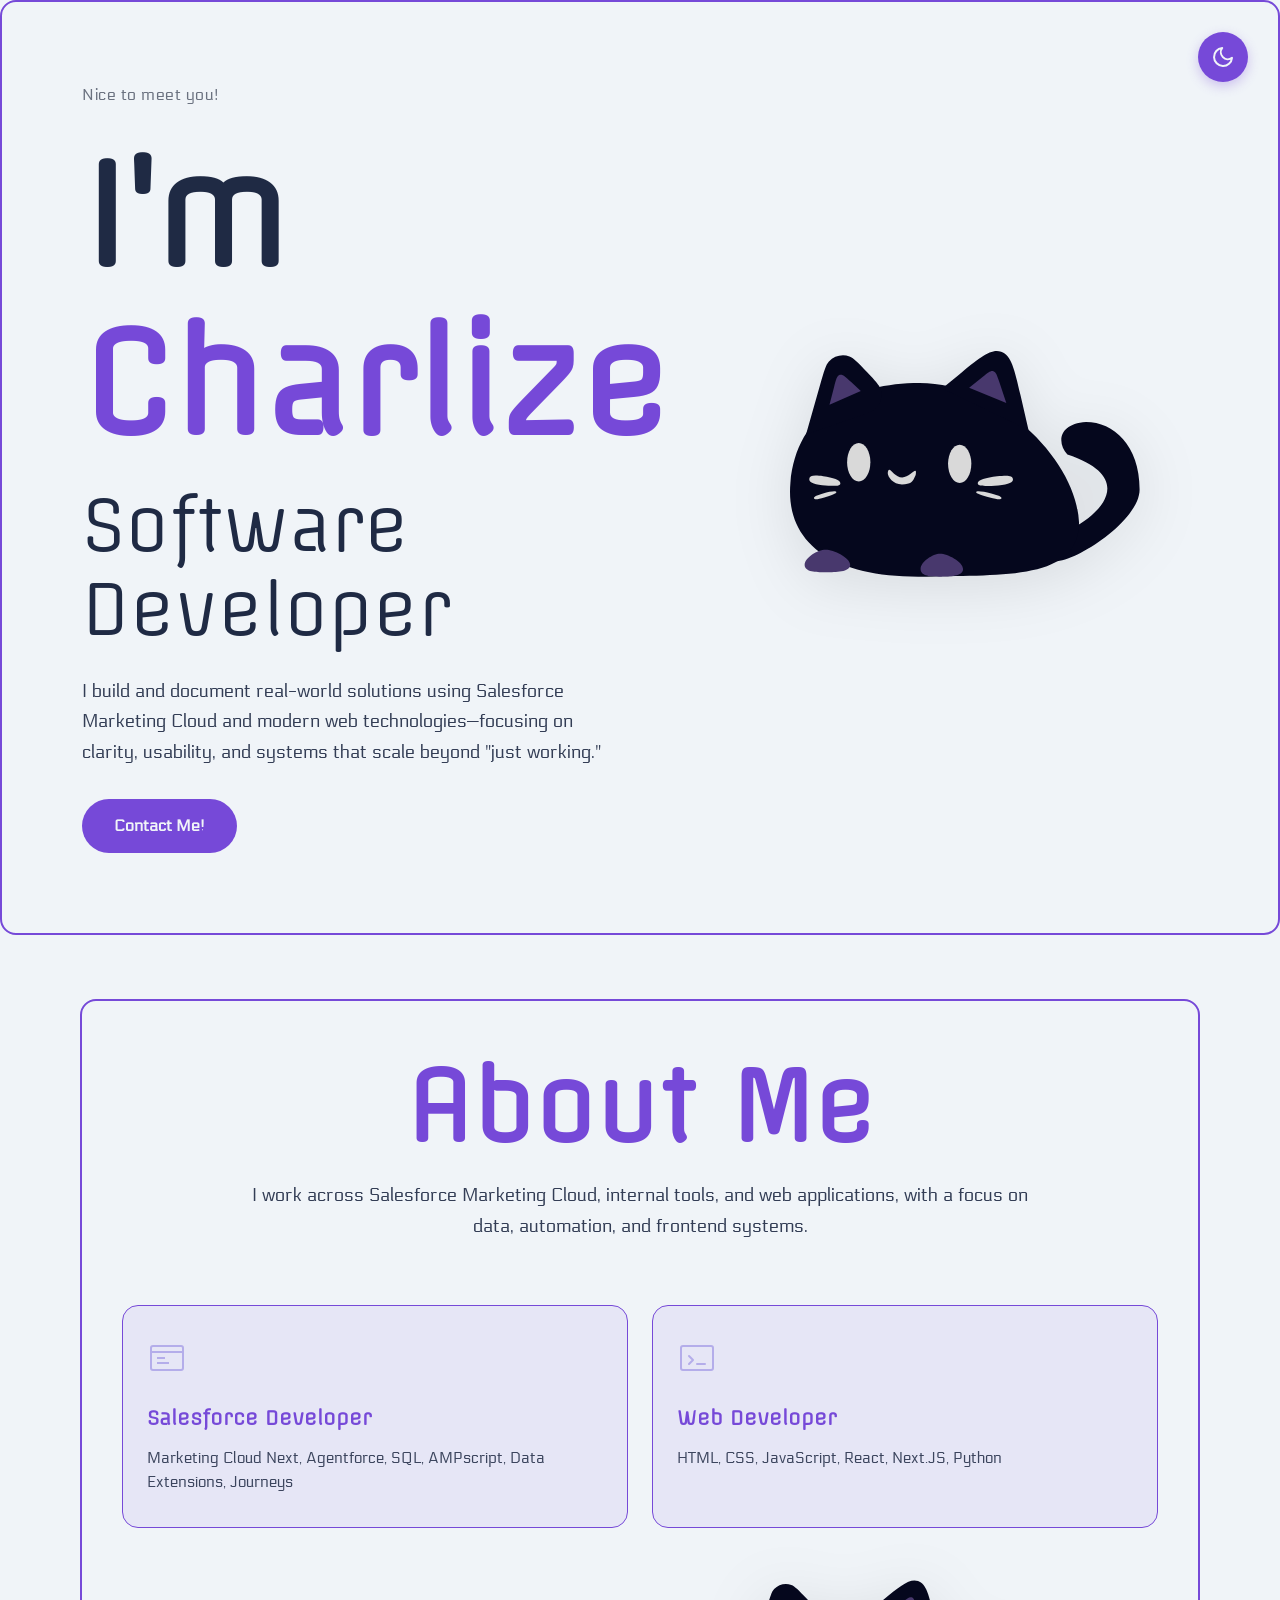
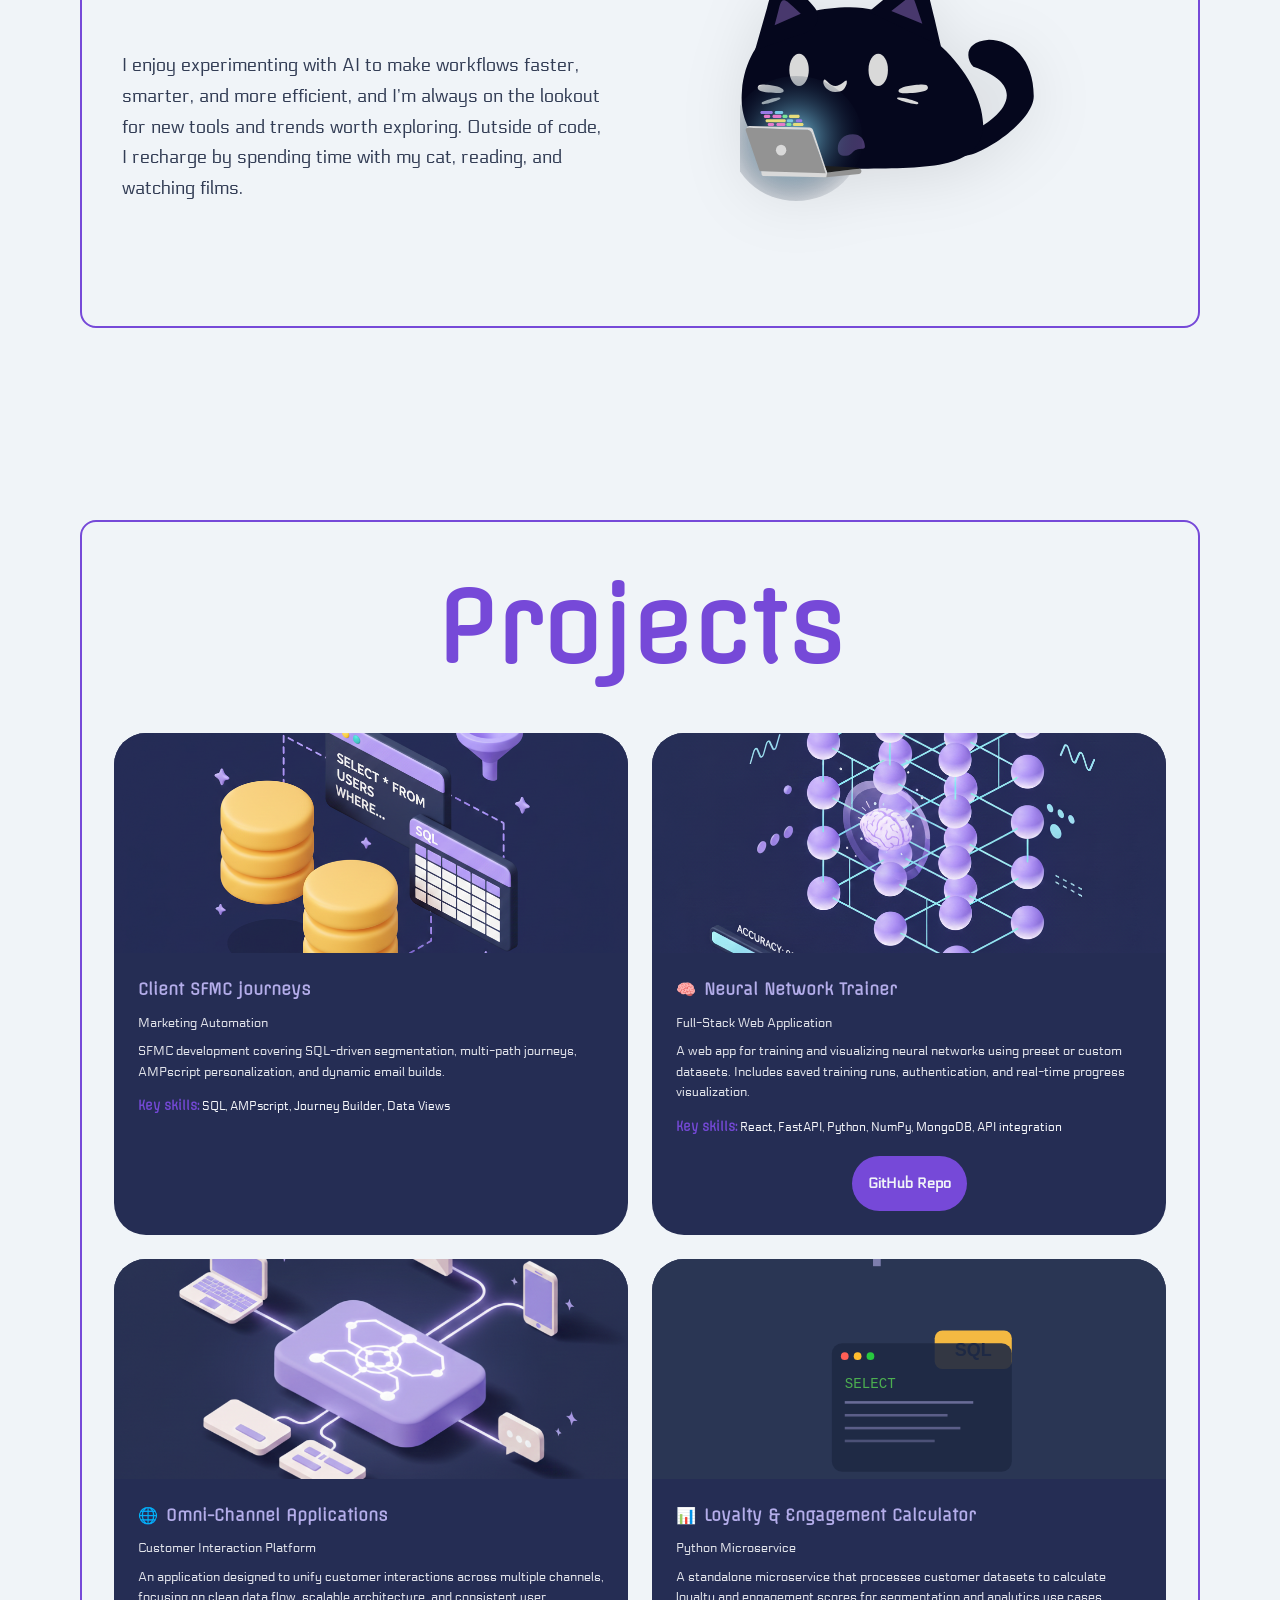
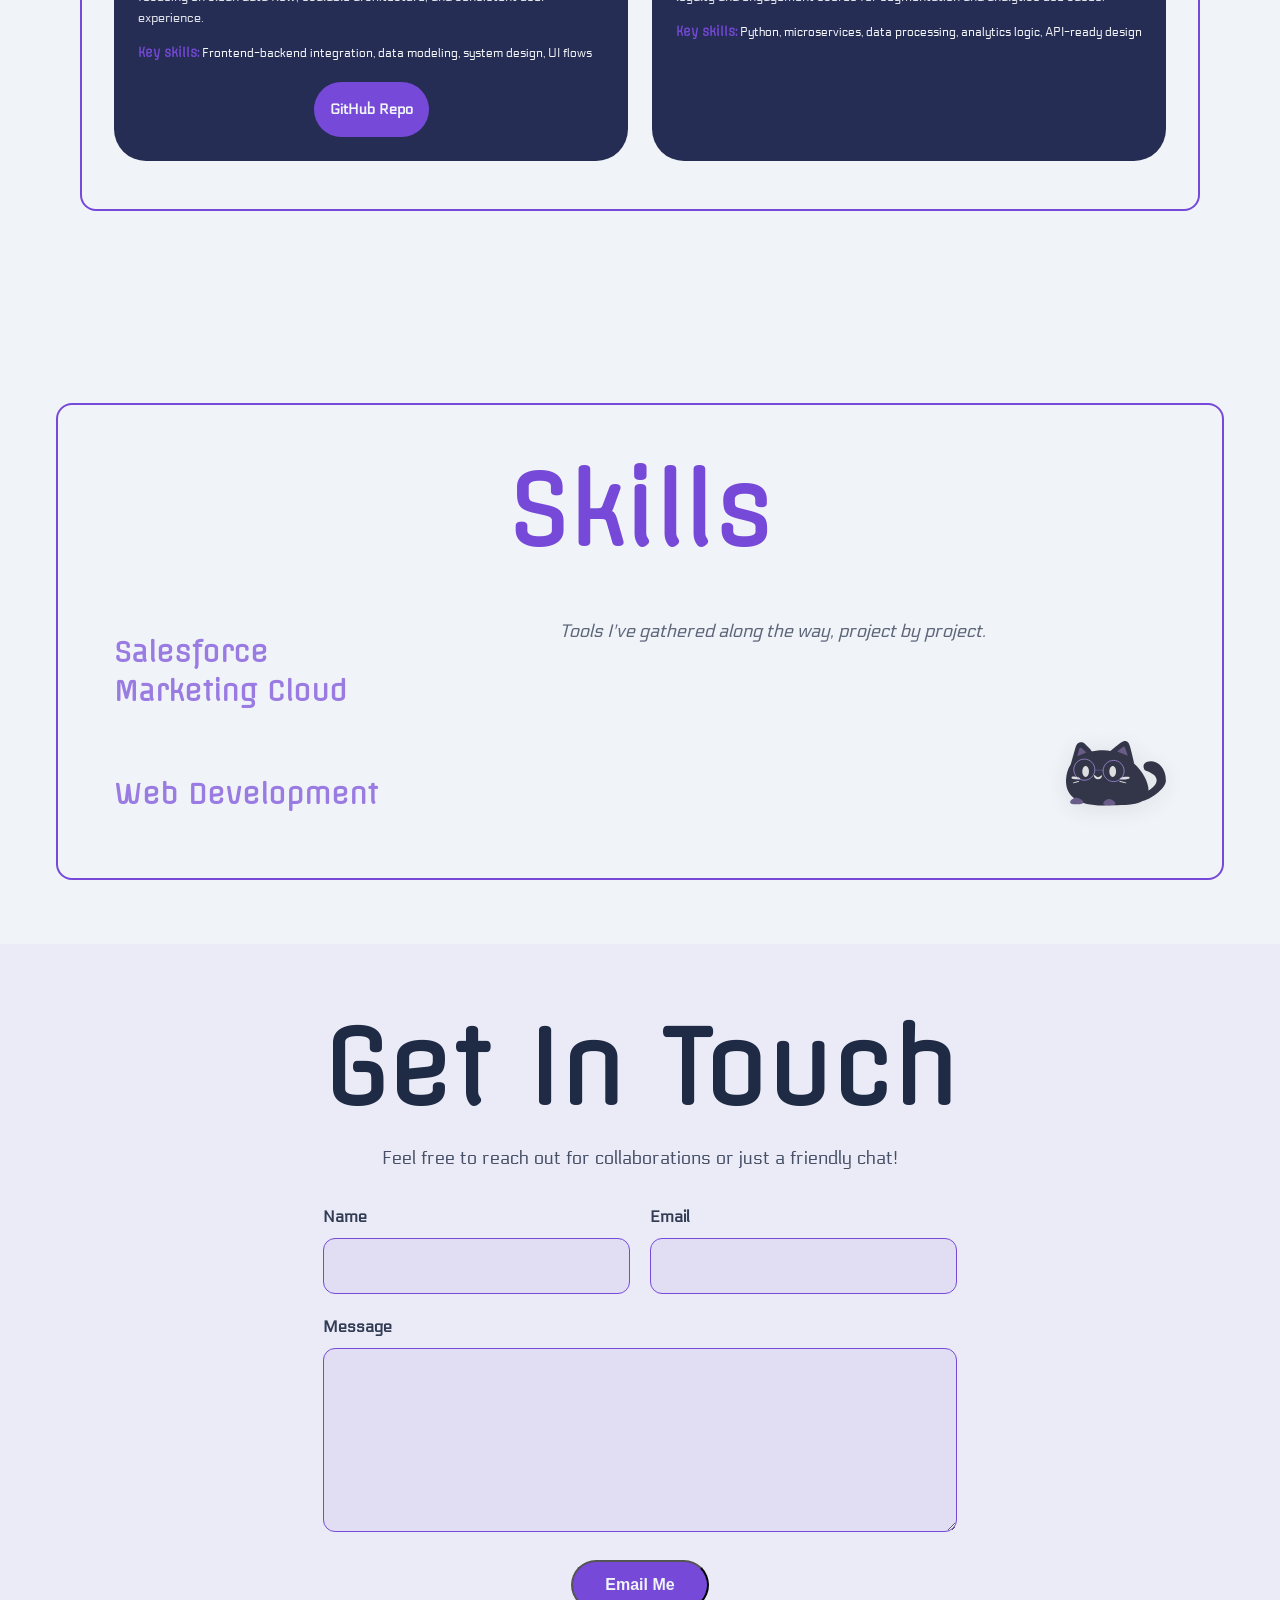
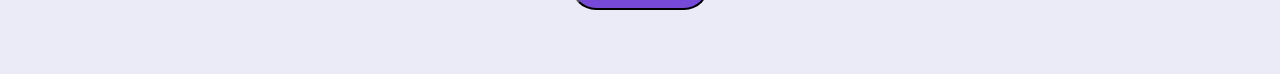
<file: index.html>
<!DOCTYPE html>
<html lang="en">

<head>
    <meta charset="UTF-8">
    <meta name="viewport" content="width=device-width, initial-scale=1.0">
    <meta name="description" content="Charlize - Software Developer Portfolio">
    <title>Charlize | Software Developer</title>
    <link rel="stylesheet" href="styles.css">
    <link rel="preconnect" href="https://fonts.googleapis.com">
    <link rel="preconnect" href="https://fonts.gstatic.com" crossorigin>
   <link href="https://fonts.googleapis.com/css2?family=Offside&display=swap" rel="stylesheet">
    <link href="https://fonts.googleapis.com/css2?family=Electrolize&display=swap" rel="stylesheet">
    <script src="skills.js" defer></script>
</head>

<body>
    <div class="cursor-fx" aria-hidden="true">
        <div class="cursor-glow"></div>
    </div>
    
    <!-- Theme Toggle Button -->
    <button class="theme-toggle" id="themeToggle" aria-label="Toggle light/dark mode">
        <!-- Moon icon for dark mode -->
        <svg id="moonIcon" viewBox="0 0 24 24" xmlns="http://www.w3.org/2000/svg">
            <path d="M21 12.79A9 9 0 1 1 11.21 3 7 7 0 0 0 21 12.79z"></path>
        </svg>
        <!-- Sun icon for light mode -->
        <svg id="sunIcon" viewBox="0 0 24 24" xmlns="http://www.w3.org/2000/svg" style="display: none;">
            <circle cx="12" cy="12" r="5"></circle>
            <line x1="12" y1="1" x2="12" y2="3"></line>
            <line x1="12" y1="21" x2="12" y2="23"></line>
            <line x1="4.22" y1="4.22" x2="5.64" y2="5.64"></line>
            <line x1="18.36" y1="18.36" x2="19.78" y2="19.78"></line>
            <line x1="1" y1="12" x2="3" y2="12"></line>
            <line x1="21" y1="12" x2="23" y2="12"></line>
            <line x1="4.22" y1="19.78" x2="5.64" y2="18.36"></line>
            <line x1="18.36" y1="5.64" x2="19.78" y2="4.22"></line>
        </svg>
    </button>
    
    <!-- Hero Section -->
    <main class="hero-section">
        <div class="container">
            <div class="hero-content">
                <!-- Left Column: Text Content -->
                <div class="hero-text">
                    <p class="greeting">Nice to meet you!</p>
                    <h1 class="hero-title">I'm <span class="accent-name">Charlize</span></h1>
                    <h2 class="hero-subtitle">Software Developer</h2>
                    <p class="hero-description">
                        I build and document real-world solutions using Salesforce Marketing Cloud and modern web
                        technologies—focusing on clarity, usability, and systems that scale beyond "just working."
                    </p>
                    <a href="#contact" class="cta-button">Contact Me!</a>
                </div>

                <!-- Right Column: Illustration -->
                <div class="hero-visual">
                    <div class="illustration">
                        <!-- Cute minimal cat-like blob illustration -->
                        <svg width="676" height="437" viewBox="0 0 676 437" fill="none"
                            xmlns="http://www.w3.org/2000/svg">
                            <!-- tail -->
                            <path class="hero-tail"
                                d="M675.267 267.345C675.267 352.121 428.267 477.345 519.267 354.845C595.767 324.345 676.879 246.845 535.767 199.845C515.267 177.345 518.267 140.845 571.767 137.345C624.786 137.345 675.267 182.569 675.267 267.345Z"
                                fill="#05071D" />
                            <!-- Body -->
                            <path
                                d="M558.267 331.345C558.267 442.354 414.441 432.07 264.267 435.845C85.2666 440.345 -9.58831 373.499 0.766936 254.845C12.7669 117.345 122.648 61.8449 250.267 61.8449C408.267 61.8449 555.267 215.345 558.267 331.345Z"
                                fill="#05071D" />
                            <!-- Left ear -->
                            <path
                                d="M58.8565 62.9524C65.7293 38.7558 69.1657 26.6575 75.145 20.1723C85.2307 9.23294 100.888 5.39943 114.887 10.442C123.186 13.4314 131.823 22.5737 149.097 40.8583C164.525 57.1895 172.239 65.3551 174.813 73.2679C179.151 86.5995 175.581 101.238 165.593 111.076C159.665 116.915 149.057 120.612 127.843 128.007L30.7668 161.845L58.8565 62.9524Z"
                                fill="#05071D" />
                            <!-- Left inner ear  -->
                            <path
                                d="M85.1132 69.5122C88.8672 54.9431 90.7442 47.6585 96.215 46.0682C101.686 44.4779 107.175 49.6211 118.155 59.9074L136.767 77.3449L76.2668 103.845L85.1132 69.5122Z"
                                fill="#48386D" />
                            <!-- Right ear -->
                            <path
                                d="M326.339 45.6328C367.676 11.7321 388.345 -5.21821 407.827 1.42023C427.309 8.05866 433.327 34.1026 445.364 86.1904L460.767 152.845L293.767 72.3449L326.339 45.6328Z"
                                fill="#05071D" />
                            <!-- Right inner ear -->
                            <path
                                d="M403.986 59.0958C399.858 46.7489 397.795 40.5754 392.795 39.0991C387.796 37.6228 382.71 41.6849 372.537 49.809L345.983 71.0152L417.781 100.362L403.986 59.0958Z"
                                fill="#48386D" />
                            <!--Left eye  -->
                            <path class="hero-eye-shape hero-eye-shape--left"
                                d="M155.267 214.845C155.267 235.279 145.193 251.845 132.767 251.845C120.34 251.845 110.267 235.279 110.267 214.845C110.267 194.41 120.34 177.845 132.767 177.845C145.193 177.845 155.267 194.41 155.267 214.845Z"
                                fill="#D9D9D9" />
                            <!-- Right eye -->
                            <path class="hero-eye-shape hero-eye-shape--right"
                                d="M350.267 217.845C350.267 238.279 340.193 254.845 327.767 254.845C315.34 254.845 305.267 238.279 305.267 217.845C305.267 197.41 315.34 180.845 327.767 180.845C340.193 180.845 350.267 197.41 350.267 217.845Z"
                                fill="#D9D9D9" />
                            <!-- Mouth -->
                            <path
                                d="M242.767 239.345C236.267 254.345 233.767 256.345 216.267 257.845C199.146 257.845 188.767 243.345 188.767 235.845C190.767 217.345 199.646 244.345 216.767 244.345C233.267 243.345 246.267 219.345 242.767 239.345Z"
                                fill="#D9D9D9" />
                            <!-- Left upper whiskers -->
                            <path
                                d="M97.2669 255.845C96.4482 262.422 80.7669 260.345 62.2669 259.345C43.9071 257.059 36.4482 253.422 37.267 246.845C38.0857 240.268 45.9071 239.559 64.2669 241.845C82.6267 244.131 98.0857 249.268 97.2669 255.845Z"
                                fill="#D9D9D9" />
                            <!-- Left lower whiskers -->
                            <path
                                d="M89.6025 272.178C90.4764 275.104 79.2353 278.402 66.2904 282.891C53.161 286.813 47.235 287.291 46.3611 284.365C45.4871 281.439 50.7126 279.076 63.842 275.154C76.9714 271.231 88.7285 269.252 89.6025 272.178Z"
                                fill="#D9D9D9" />
                            <!-- Right upper whiskers -->
                            <path
                                d="M362.64 256.079C363.568 262.655 381.329 260.579 402.283 259.579C423.079 257.293 431.527 253.655 430.6 247.079C429.672 240.502 420.813 239.793 400.018 242.079C379.223 244.364 361.713 249.502 362.64 256.079Z"
                                fill="#D9D9D9" />
                            <!-- Right lower whiskers -->
                            <path
                                d="M359.431 272.178C358.442 275.104 371.174 278.402 385.836 282.891C400.707 286.813 407.419 287.291 408.409 284.365C409.399 281.439 403.48 279.076 388.609 275.154C373.738 271.231 360.421 269.252 359.431 272.178Z"
                                fill="#D9D9D9" />
                            <!-- Left paw  -->
                            <path
                                d="M116.267 413.345C116.267 427.704 83.9547 427.345 68.7668 427.345C53.579 427.345 28.2668 427.704 28.2668 413.345C28.2668 398.986 53.579 383.845 68.7668 383.845C83.9547 383.845 116.267 398.986 116.267 413.345Z"
                                fill="#48386D" />
                            <!-- Right paw -->
                            <path
                                d="M334.267 421.683C334.267 436.208 304.158 435.844 290.005 435.844C275.853 435.844 252.267 436.208 252.267 421.683C252.267 407.159 275.853 391.845 290.005 391.845C304.158 391.845 334.267 407.159 334.267 421.683Z"
                                fill="#48386D" />
                        </svg>

                    </div>
                </div>
            </div>
        </div>
    </main>

    <!-- About Me Section -->
    <section class="about-section">
        <div class="container">
            <!-- Section Header -->
            <div class="about-header">
                <h2 class="about-title">About Me</h2>
                <p class="about-intro">
                    I work across Salesforce Marketing Cloud, internal tools, and web
                    applications, with a focus on data, automation, and frontend systems.
                </p>
            </div>

            <!-- Skill Cards (Full Width) -->
            <div class="skill-cards">
                <!-- Card 1: Salesforce Developer -->
                <div class="skill-card">
                    <div class="card-icon">
                        <svg width="40" height="40" viewBox="0 0 40 40" fill="none" xmlns="http://www.w3.org/2000/svg">
                            <rect x="4" y="8" width="32" height="24" rx="2" stroke="#B4ADEA" stroke-width="2" />
                            <path d="M4 14 H36" stroke="#B4ADEA" stroke-width="2" />
                            <rect x="10" y="19" width="8" height="2" fill="#B4ADEA" />
                            <rect x="10" y="24" width="12" height="2" fill="#B4ADEA" />
                        </svg>
                    </div>
                    <h3 class="card-title">Salesforce Developer</h3>
                    <p class="card-skills">Marketing Cloud Next, Agentforce, SQL, AMPscript, Data Extensions, Journeys
                    </p>
                </div>

                <!-- Card 2: Web Developer -->
                <div class="skill-card">
                    <div class="card-icon">
                        <svg width="40" height="40" viewBox="0 0 40 40" fill="none" xmlns="http://www.w3.org/2000/svg">
                            <rect x="4" y="8" width="32" height="24" rx="2" stroke="#B4ADEA" stroke-width="2" />
                            <path d="M12 18 L16 22 L12 26" stroke="#B4ADEA" stroke-width="2" stroke-linecap="round"
                                stroke-linejoin="round" />
                            <path d="M20 26 H28" stroke="#B4ADEA" stroke-width="2" stroke-linecap="round" />
                        </svg>
                    </div>
                    <h3 class="card-title">Web Developer</h3>
                    <p class="card-skills">HTML, CSS, JavaScript, React, Next.JS, Python</p>
                </div>
            </div>

            <!-- Bottom Section: Checklist and Illustration -->
            <div class="about-bottom">
                <p class="about-intro">
                    I enjoy experimenting with AI to make workflows faster, smarter, and more efficient, and I’m always
                    on the lookout for new tools and trends worth exploring. Outside of code, I recharge by spending
                    time with my cat, reading, and watching films.
                </p>


                <!-- Illustration -->
                <div class="about-illustration">
                    <div class="illustration">
                        <svg width="809" height="682" viewBox="0 0 809 682" fill="none"
                            xmlns="http://www.w3.org/2000/svg">
                            <g clip-path="url(#clip0_13_340)">
                                <path class="about-cat-tail"
                                    d="M679 277.5C679 362.276 432 487.5 523 365C599.5 334.5 680.612 257 539.5 210C519 187.5 522 151 575.5 147.5C628.52 147.5 679 192.724 679 277.5Z"
                                    fill="#05071D" />
                                <path
                                    d="M562 341.5C562 452.509 418.174 442.225 268 446C88.9998 450.5 -5.85516 383.654 4.50009 265C16.5001 127.5 126.381 72 254 72C412 72 559 225.5 562 341.5Z"
                                    fill="#05071D" />
                                <path
                                    d="M62.5896 73.1074C69.4625 48.9109 72.8989 36.8126 78.8781 30.3273C88.9639 19.388 104.621 15.5545 118.62 20.5971C126.919 23.5865 135.556 32.7288 152.83 51.0134C168.258 67.3446 175.972 75.5102 178.547 83.4229C182.884 96.7546 179.314 111.393 169.326 121.231C163.398 127.07 152.791 130.767 131.576 138.162L34.5 172L62.5896 73.1074Z"
                                    fill="#05071D" />
                                <path
                                    d="M88.8464 79.6673C92.6004 65.0981 94.4774 57.8136 99.9482 56.2232C105.419 54.6329 110.909 59.7761 121.888 70.0625L140.5 87.5L80 114L88.8464 79.6673Z"
                                    fill="#48386D" />
                                <path
                                    d="M330.072 55.7878C371.409 21.8872 392.078 4.93687 411.56 11.5753C431.042 18.2137 437.06 44.2576 449.097 96.3454L464.5 163L297.5 82.5L330.072 55.7878Z"
                                    fill="#05071D" />
                                <path
                                    d="M407.719 69.2509C403.592 56.9039 401.528 50.7305 396.528 49.2542C391.529 47.7779 386.443 51.84 376.27 59.964L349.717 81.1703L421.514 110.517L407.719 69.2509Z"
                                    fill="#48386D" />
                                <path class="about-cat-eye about-cat-eye--left"
                                    d="M159 217C159 237.435 148.926 254 136.5 254C124.074 254 114 237.435 114 217C114 196.565 124.074 180 136.5 180C148.926 180 159 196.565 159 217Z"
                                    fill="#D9D9D9" />
                                <path class="about-cat-eye about-cat-eye--right"
                                    d="M342 217C342 237.435 331.926 254 319.5 254C307.074 254 297 237.435 297 217C297 196.565 307.074 180 319.5 180C331.926 180 342 196.565 342 217Z"
                                    fill="#D9D9D9" />
                                <path
                                    d="M246.5 249.5C240 264.5 237.5 266.5 220 268C202.879 268 192.5 253.5 192.5 246C194.5 227.5 203.379 254.5 220.5 254.5C237 253.5 250 229.5 246.5 249.5Z"
                                    fill="#D9D9D9" />
                                <path class="about-cat-whisker about-cat-whisker--left-1"
                                    d="M101 266C100.181 272.577 84.5001 270.5 66.0001 269.5C47.6403 267.214 40.1814 263.577 41.0001 257C41.8189 250.423 49.6403 249.714 68.0001 252C86.3599 254.286 101.819 259.423 101 266Z"
                                    fill="#D9D9D9" />
                                <path class="about-cat-whisker about-cat-whisker--left-2"
                                    d="M93.3356 282.333C94.2096 285.259 82.9685 288.557 70.0236 293.046C56.8942 296.968 50.9682 297.446 50.0942 294.52C49.2203 291.595 54.4457 289.231 67.5751 285.309C80.7046 281.387 92.4617 279.408 93.3356 282.333Z"
                                    fill="#D9D9D9" />
                                <path class="about-cat-whisker about-cat-whisker--right-1"
                                    d="M366.374 266.234C367.301 272.81 385.062 270.734 406.017 269.734C426.812 267.448 435.26 263.81 434.333 257.234C433.406 250.657 424.547 249.948 403.751 252.234C382.956 254.52 365.446 259.657 366.374 266.234Z"
                                    fill="#D9D9D9" />
                                <path class="about-cat-whisker about-cat-whisker--right-2"
                                    d="M363.165 282.333C362.175 285.259 374.907 288.557 389.569 293.046C404.44 296.968 411.152 297.446 412.142 294.52C413.132 291.595 407.214 289.231 392.342 285.309C377.471 281.387 364.154 279.408 363.165 282.333Z"
                                    fill="#D9D9D9" />
                                <path class="about-cat-paw"
                                    d="M288.79 393.459C289.049 396.461 287.056 399.155 284.057 399.449C276.796 400.16 268.027 399.251 259.918 407.924C257.086 410.953 253.866 413.814 249.805 414.657C236.847 417.346 226 414.263 226 398.5C226 380.275 240.342 366 260.5 366C278.825 366 287.385 377.156 288.79 393.459Z"
                                    fill="#48386D" />
                                <ellipse cx="130" cy="375.5" rx="153" ry="144.5" fill="url(#paint0_radial_13_340)" />
                                <path
                                    d="M13.2753 357.155C12.1383 353.843 14.6701 350.418 18.1699 350.534L156.971 355.13C160.053 355.232 162.867 356.904 164.431 359.562L166.714 363.443C166.851 363.676 166.964 363.923 167.052 364.179L197.973 454.794L275.454 444.708C278.045 444.37 282.093 449.929 280.5 452C280 456.5 276.165 457.368 275.454 457.5L199.5 465C199.145 465.051 199.5 465 198.5 465L48.0794 451.585C46.51 451.441 45.1717 450.388 44.6615 448.897L13.2753 357.155Z"
                                    fill="#939393" />
                                <path
                                    d="M195.894 439.24L245.394 441.74L274.394 443.24L277.894 445.24L197.894 454.74L201.473 454.243L198.394 446.74L195.894 439.24Z"
                                    fill="#1E1E1E" />
                                <path
                                    d="M182.5 409.5L198 456L49 451.5L50.0193 458.635C50.2965 460.575 51.9389 462.029 53.8986 462.068L199.5 465L201.5 454.5L168.859 356.522C167.682 352.883 164.333 350.386 160.509 350.295L21.2334 347.001C19.7507 346.966 18.329 347.591 17.3523 348.707L15.3936 350.946H17.8936L91.3936 353.446L155.868 355.415C156.548 355.436 157.222 355.555 157.867 355.771L159.894 356.446L162.394 358.446L164.894 361.446L166.394 363.946L182.5 409.5Z"
                                    fill="#D9D9D9" />
                                <ellipse cx="95" cy="402.5" rx="12" ry="12.5" fill="#D9D9D9" />

                                <g class="about-code">
                                    <path class="about-code-line"
                                        d="M47 315.5C47 313.567 48.567 312 50.5 312H72.5C74.433 312 76 313.567 76 315.5C76 317.433 74.433 319 72.5 319H50.5C48.567 319 47 317.433 47 315.5Z"
                                        fill="#9A7AE6" />
                                    <path class="about-code-line"
                                        d="M80 315.5C80 313.567 81.567 312 83.5 312H96.5C98.433 312 100 313.567 100 315.5C100 317.433 98.433 319 96.5 319H83.5C81.567 319 80 317.433 80 315.5Z"
                                        fill="#7AC9E6" />
                                    <path class="about-code-line"
                                        d="M55 324.5C55 322.567 56.567 321 58.5 321H66.5C68.433 321 70 322.567 70 324.5C70 326.433 68.433 328 66.5 328H58.5C56.567 328 55 326.433 55 324.5Z"
                                        fill="#E67ACB" />
                                    <path class="about-code-line"
                                        d="M64 343.5C64 341.567 65.567 340 67.5 340H75.5C77.433 340 79 341.567 79 343.5C79 345.433 77.433 347 75.5 347H67.5C65.567 347 64 345.433 64 343.5Z"
                                        fill="#E67ACB" />
                                    <path class="about-code-line"
                                        d="M75 324.5C75 322.567 76.567 321 78.5 321H92.5C94.433 321 96 322.567 96 324.5C96 326.433 94.433 328 92.5 328H78.5C76.567 328 75 326.433 75 324.5Z"
                                        fill="#E67ACB" />
                                    <path class="about-code-line"
                                        d="M84 343.5C84 341.567 85.567 340 87.5 340H101.5C103.433 340 105 341.567 105 343.5C105 345.433 103.433 347 101.5 347H87.5C85.567 347 84 345.433 84 343.5Z"
                                        fill="#E67ACB" />
                                    <path class="about-code-line"
                                        d="M98 324.5C98 322.567 99.567 321 101.5 321H106.5C108.433 321 110 322.567 110 324.5C110 326.433 108.433 328 106.5 328H101.5C99.567 328 98 326.433 98 324.5Z"
                                        fill="#7AE69A" />
                                    <path class="about-code-line"
                                        d="M107 343.5C107 341.567 108.567 340 110.5 340H115.5C117.433 340 119 341.567 119 343.5C119 345.433 117.433 347 115.5 347H110.5C108.567 347 107 345.433 107 343.5Z"
                                        fill="#7AE69A" />
                                    <path class="about-code-line"
                                        d="M113 324.5C113 322.567 114.567 321 116.5 321H134.5C136.433 321 138 322.567 138 324.5C138 326.433 136.433 328 134.5 328H116.5C114.567 328 113 326.433 113 324.5Z"
                                        fill="#E6DD7A" />
                                    <path class="about-code-line"
                                        d="M122 343.5C122 341.567 123.567 340 125.5 340H143.5C145.433 340 147 341.567 147 343.5C147 345.433 145.433 347 143.5 347H125.5C123.567 347 122 345.433 122 343.5Z"
                                        fill="#E6DD7A" />
                                    <path class="about-code-line"
                                        d="M59 334.5C59 332.567 60.567 331 62.5 331H102.5C104.433 331 106 332.567 106 334.5C106 336.433 104.433 338 102.5 338H62.5C60.567 338 59 336.433 59 334.5Z"
                                        fill="#E6DD7A" />
                                    <path class="about-code-line"
                                        d="M108 334.5C108 332.567 109.567 331 111.5 331H119.5C121.433 331 123 332.567 123 334.5C123 336.433 121.433 338 119.5 338H111.5C109.567 338 108 336.433 108 334.5Z"
                                        fill="#7AC9E6" />
                                    <path class="about-code-line"
                                        d="M129 334.5C129 332.567 130.567 331 132.5 331H140.5C142.433 331 144 332.567 144 334.5C144 336.433 142.433 338 140.5 338H132.5C130.567 338 129 336.433 129 334.5Z"
                                        fill="#9A7AE6" />
                                </g>
                            </g>
                            <defs>
                                <radialGradient id="paint0_radial_13_340" cx="0" cy="0" r="1"
                                    gradientTransform="matrix(62.2373 160.326 -162.899 71.2366 124.814 375.5)"
                                    gradientUnits="userSpaceOnUse">
                                    <stop stop-color="#7AC9E6" />
                                    <stop offset="1" stop-color="#05071D" stop-opacity="0" />
                                </radialGradient>
                            </defs>
                        </svg>
                    </div>
                </div>
            </div>
    </section>

    <!-- Projects Section -->
    <section class="projects-section">
        <div class="container">
            <div class="projects-container">
                <h2 class="projects-title">Projects</h2>

                <div class="projects-grid">
                    <!-- Project Card 1: Salesforce Marketing Cloud (Image LEFT, Text RIGHT) -->
                    <div class="project-card project-layout-left">
                        <div class="project-image">
                            <img src="assets/saleforce-development.png" alt="Salesforce database illustration" />
                        </div>
                        <div class="project-content">
                            <h3 class="project-header">
                                <span class="project-name">Client SFMC journeys</span>
                            </h3>
                            <p class="project-subtitle">Marketing Automation</p>
                            <p class="project-description">
                                SFMC development covering SQL-driven segmentation, multi-path journeys, AMPscript
                                personalization, and dynamic email builds.
                            </p>
                            <p class="project-skills"><strong>Key skills:</strong> SQL, AMPscript, Journey Builder, Data
                                Views</p>
                        </div>
                    </div>

                    <!-- Project Card 2: Neural Network Trainer (Image RIGHT, Text LEFT) -->
                    <div class="project-card card-right project-layout-right">
                        <div class="project-content">
                            <h3 class="project-header">
                                <span class="project-icon">🧠</span>
                                <span class="project-name">Neural Network Trainer</span>
                            </h3>
                            <p class="project-subtitle">Full-Stack Web Application</p>
                            <p class="project-description">
                                A web app for training and visualizing neural networks using preset or custom datasets.
                                Includes saved training runs, authentication, and real-time progress visualization.
                            </p>
                            <p class="project-skills"><strong>Key skills:</strong> React, FastAPI, Python, NumPy,
                                MongoDB,
                                API integration</p>
                            <a class="project-repo-button" href="https://github.com/elizesalvacion/neural-network-webapp-v2-main" target="_blank" rel="noopener noreferrer">GitHub
                                Repo</a>
                        </div>
                        <div class="project-image">
                            <img src="assets/neural-network.png" alt="Neural Network Trainer illustration" />
                        </div>
                    </div>

                    <!-- Project Card 3: Omni-Channel Application (Image LEFT, Text RIGHT) -->
                    <div class="project-card project-layout-left">
                        <div class="project-image">
                            <img src="assets/omni-channel.png" alt="Salesforce database illustration" />
                        </div>
                        <div class="project-content">
                            <h3 class="project-header">
                                <span class="project-icon">🌐</span>
                                <span class="project-name">Omni-Channel Applications</span>
                            </h3>
                            <p class="project-subtitle">Customer Interaction Platform</p>
                            <p class="project-description">
                                An application designed to unify customer interactions across multiple channels,
                                focusing on
                                clean data flow, scalable architecture, and consistent user experience.
                            </p>
                            <p class="project-skills"><strong>Key skills:</strong> Frontend-backend integration, data
                                modeling, system design, UI flows</p>
                            <a class="project-repo-button" href="https://github.com/elizesalvacion/omni-chat-project"
                                target="_blank" rel="noopener noreferrer">GitHub Repo</a>
                        </div>
                    </div>

                    <!-- Project Card 4: Loyalty Calculator (Image RIGHT, Text LEFT) -->
                    <div class="project-card card-right project-layout-right">
                        <div class="project-content">
                            <h3 class="project-header">
                                <span class="project-icon">📊</span>
                                <span class="project-name">Loyalty & Engagement Calculator</span>
                            </h3>
                            <p class="project-subtitle">Python Microservice</p>
                            <p class="project-description">
                                A standalone microservice that processes customer datasets to calculate loyalty and
                                engagement scores for segmentation and analytics use cases.
                            </p>
                            <p class="project-skills"><strong>Key skills:</strong> Python, microservices, data
                                processing,
                                analytics logic, API-ready design</p>
                        
                        </div>
                        <div class="project-image">
                            <svg viewBox="0 0 400 320" xmlns="http://www.w3.org/2000/svg"
                                aria-label="Data processing illustration" preserveAspectRatio="xMidYMid slice">
                                <rect width="400" height="320" fill="#2A3654" rx="12" />
                                <path d="M 160 40 L 190 40 L 180 60 L 170 60 Z" fill="#B4ADEA" opacity="0.6" />
                                <rect x="172" y="60" width="6" height="20" fill="#B4ADEA" opacity="0.6" />
                                <circle cx="200" cy="35" r="2" fill="#B4ADEA" opacity="0.7" />
                                <circle cx="215" cy="45" r="1.5" fill="#B4ADEA" opacity="0.5" />
                                <path d="M 145 50 L 147 55 L 152 57 L 147 59 L 145 64 L 143 59 L 138 57 L 143 55 Z"
                                    fill="#B4ADEA" opacity="0.6" />
                                <rect x="220" y="130" width="60" height="30" rx="6" fill="#F4B942" />
                                <text x="250" y="150" font-family="Arial, sans-serif" font-size="14" font-weight="bold"
                                    fill="#1F2A44" text-anchor="middle">SQL</text>
                                <rect x="140" y="140" width="140" height="100" rx="8" fill="#1F2A44" opacity="0.9" />
                                <circle cx="150" cy="150" r="3" fill="#FF5F56" />
                                <circle cx="160" cy="150" r="3" fill="#FFBD2E" />
                                <circle cx="170" cy="150" r="3" fill="#27C93F" />
                                <text x="150" y="175" font-family="monospace" font-size="11"
                                    fill="#4CAF50">SELECT</text>
                                <rect x="150" y="185" width="100" height="2" fill="#B4ADEA" opacity="0.5" />
                                <rect x="150" y="195" width="80" height="2" fill="#B4ADEA" opacity="0.4" />
                                <rect x="150" y="205" width="90" height="2" fill="#B4ADEA" opacity="0.4" />
                                <rect x="150" y="215" width="70" height="2" fill="#B4ADEA" opacity="0.3" />
                                <ellipse cx="200" cy="270" rx="35" ry="12" fill="#F4B942" opacity="0.9" />
                                <rect x="165" y="270" width="70" height="30" fill="#F4B942" opacity="0.8" />
                                <ellipse cx="200" cy="300" rx="35" ry="12" fill="#F4B942" />
                            </svg>
                        </div>
                    </div>
                </div>
            </div>
        </div>
    </section>

    <!-- Skills Section -->
    <section class="skills-section">
        <div class="skills-container">
            <h2 class="skills-title">Skills</h2>
            <div class="skills-content">
                <!-- Left side: Skill labels -->
                <div class="skills-labels">
                    <div class="skill-label" data-skill="salesforce">
                        <h3>Salesforce<br>Marketing Cloud</h3>
                    </div>
                    <div class="skill-label" data-skill="web">
                        <h3>Web Development</h3>
                    </div>
                </div>

                <!-- Right side: Details area -->
                <div class="skills-details">
                    <!-- Default state message -->
                    <div class="skills-default active">
                        <p>Tools I've gathered along the way, project by project.</p>
                    </div>

                    <!-- Salesforce details -->
                    <div class="skills-detail" data-detail="salesforce">
                        <ul>
                            <li>SQL (Data Views, joins, segmentation logic)</li>
                            <li>AMPscript</li>
                            <li>Journey Builder</li>
                            <li>Automation Studio</li>
                            <li>Marketing Cloud Next</li>

                        </ul>
                    </div>

                    <!-- Web Development details -->
                    <div class="skills-detail" data-detail="web">
                        <ul>
                            <li>HTML, CSS</li>
                            <li>JavaScript</li>
                            <li>React</li>
                            <li>Next.js</li>
                            <li>REST / API familiarity</li>
                        </ul>
                    </div>
                </div>

                <!-- Cute cat illustration -->
                <div class="skills-illustration">
                    <svg width="676" height="437" viewBox="0 0 676 437" fill="none" xmlns="http://www.w3.org/2000/svg">
                        <path
                            d="M675.267 267.345C675.267 352.121 428.267 477.345 519.267 354.845C595.767 324.345 676.879 246.845 535.767 199.845C515.267 177.345 518.267 140.845 571.767 137.345C624.786 137.345 675.267 182.569 675.267 267.345Z"
                            fill="#05071D" />
                        <path
                            d="M558.267 331.345C558.267 442.354 414.441 432.07 264.267 435.845C85.2666 440.345 -9.58831 373.499 0.766936 254.845C12.7669 117.345 122.648 61.8449 250.267 61.8449C408.267 61.8449 555.267 215.345 558.267 331.345Z"
                            fill="#05071D" />
                        <path
                            d="M58.8565 62.9524C65.7293 38.7558 69.1657 26.6575 75.145 20.1723C85.2307 9.23294 100.888 5.39943 114.887 10.442C123.186 13.4314 131.823 22.5737 149.097 40.8583C164.525 57.1895 172.239 65.3551 174.813 73.2679C179.151 86.5995 175.581 101.238 165.593 111.076C159.665 116.915 149.057 120.612 127.843 128.007L30.7668 161.845L58.8565 62.9524Z"
                            fill="#05071D" />
                        <path
                            d="M85.1132 69.5122C88.8672 54.9431 90.7442 47.6585 96.215 46.0682C101.686 44.4779 107.175 49.6211 118.155 59.9074L136.767 77.3449L76.2668 103.845L85.1132 69.5122Z"
                            fill="#48386D" />
                        <path
                            d="M326.339 45.6328C367.676 11.7321 388.345 -5.21821 407.827 1.42023C427.309 8.05866 433.327 34.1026 445.364 86.1904L460.767 152.845L293.767 72.3449L326.339 45.6328Z"
                            fill="#05071D" />
                        <path
                            d="M403.986 59.0958C399.858 46.7489 397.795 40.5754 392.795 39.0991C387.796 37.6228 382.71 41.6849 372.537 49.809L345.983 71.0152L417.781 100.362L403.986 59.0958Z"
                            fill="#48386D" />
                        <path
                            d="M155.267 206.845C155.267 227.279 145.193 243.845 132.767 243.845C120.34 243.845 110.267 227.279 110.267 206.845C110.267 186.41 120.34 169.845 132.767 169.845C145.193 169.845 155.267 186.41 155.267 206.845Z"
                            fill="#D9D9D9" />
                        <path
                            d="M338.267 206.845C338.267 227.279 328.193 243.845 315.767 243.845C303.34 243.845 293.267 227.279 293.267 206.845C293.267 186.41 303.34 169.845 315.767 169.845C328.193 169.845 338.267 186.41 338.267 206.845Z"
                            fill="#D9D9D9" />
                        <path
                            d="M242.767 239.345C236.267 254.345 233.767 256.345 216.267 257.845C199.146 257.845 188.767 243.345 188.767 235.845C190.767 217.345 199.646 244.345 216.767 244.345C233.267 243.345 246.267 219.345 242.767 239.345Z"
                            fill="#D9D9D9" />
                        <path
                            d="M97.2669 255.845C96.4482 262.422 80.7669 260.345 62.2669 259.345C43.9071 257.059 36.4482 253.422 37.267 246.845C38.0857 240.268 45.9071 239.559 64.2669 241.845C82.6267 244.131 98.0857 249.268 97.2669 255.845Z"
                            fill="#D9D9D9" />
                        <path
                            d="M89.6025 272.178C90.4764 275.104 79.2353 278.402 66.2904 282.891C53.161 286.813 47.235 287.291 46.3611 284.365C45.4871 281.439 50.7126 279.076 63.842 275.154C76.9714 271.231 88.7285 269.252 89.6025 272.178Z"
                            fill="#D9D9D9" />
                        <path
                            d="M362.64 256.079C363.568 262.655 381.329 260.579 402.283 259.579C423.079 257.293 431.527 253.655 430.6 247.079C429.672 240.502 420.813 239.793 400.018 242.079C379.223 244.364 361.713 249.502 362.64 256.079Z"
                            fill="#D9D9D9" />
                        <path
                            d="M359.431 272.178C358.442 275.104 371.174 278.402 385.836 282.891C400.707 286.813 407.419 287.291 408.409 284.365C409.399 281.439 403.48 279.076 388.609 275.154C373.738 271.231 360.421 269.252 359.431 272.178Z"
                            fill="#D9D9D9" />
                        <path
                            d="M116.267 413.345C116.267 427.704 83.9547 427.345 68.7668 427.345C53.579 427.345 28.2668 427.704 28.2668 413.345C28.2668 398.986 53.579 383.845 68.7668 383.845C83.9547 383.845 116.267 398.986 116.267 413.345Z"
                            fill="#48386D" />
                        <path
                            d="M334.267 421.683C334.267 436.208 304.158 435.844 290.005 435.844C275.853 435.844 252.267 436.208 252.267 421.683C252.267 407.159 275.853 391.845 290.005 391.845C304.158 391.845 334.267 407.159 334.267 421.683Z"
                            fill="#48386D" />
                        <path
                            d="M123.767 122.345C162.963 122.345 194.767 154.341 194.767 193.845C194.767 233.349 162.963 265.345 123.767 265.345C84.5706 265.345 52.7668 233.349 52.7668 193.845C52.7668 154.341 84.5706 122.345 123.767 122.345Z"
                            stroke="#9A7AE6" stroke-width="5" />
                        <path
                            d="M321.767 131.345C360.963 131.345 392.767 163.341 392.767 202.845C392.767 242.349 360.963 274.345 321.767 274.345C282.571 274.345 250.767 242.349 250.767 202.845C250.767 163.341 282.571 131.345 321.767 131.345Z"
                            stroke="#9A7AE6" stroke-width="5" />
                        <line x1="195.284" y1="196.845" x2="252.284" y2="197.845" stroke="#9A7AE6" stroke-width="2" />
                    </svg>
                </div>
            </div>
        </div>
    </section>

    <!-- Contact Section (placeholder for CTA link) -->
    <section id="contact" class="contact-section">
        <div class="container">
            <h2>Get In Touch</h2>
            <p>Feel free to reach out for collaborations or just a friendly chat!</p>

            <form class="contact-form" id="contact-form" data-to="salvacioncharlize@gmail.com">
                <div class="contact-form-row">
                    <div class="contact-field">
                        <label for="contact-name">Name</label>
                        <input id="contact-name" name="name" type="text" autocomplete="name" required />
                    </div>

                    <div class="contact-field">
                        <label for="contact-email">Email</label>
                        <input id="contact-email" name="email" type="email" autocomplete="email" required />
                    </div>
                </div>

                <div class="contact-field">
                    <label for="contact-message">Message</label>
                    <textarea id="contact-message" name="message" rows="6" required></textarea>
                </div>

                <button class="cta-button" type="submit">Email Me</button>
            </form>
        </div>
    </section>
</body>

</html>
</file>
<file: styles.css>
/* ===========================
   CSS Reset & Base Styles
   =========================== */

* {
  margin: 0;
  padding: 0;
  box-sizing: border-box;
}

/* ===========================
   Color Palette (Strict)
   =========================== */

:root {
  --bg-primary: #1f2a44;
  --accent: #b4adea;
  --text-light: #f5f6fa;
  --text-muted: #5c6270;
  --svg-fill: #05071d;
  --svg-secondary: #48386d;
  --illustration-shadow: rgba(0, 0, 0, 0.2);

  --font-body: "Electrolize", sans-serif;
  --font-display: "Offside", sans-serif;
}

:root[data-theme="light"] {
  --bg-primary: #f0f4f8;
  --accent: #7649d8;
  --text-light: #1f2a44;
  --text-muted: #6b7280;
  --svg-fill: #05071d;
  --svg-secondary: #48386d;
  --illustration-shadow: rgba(0, 0, 0, 0.1);
}

/* ===========================
   Typography
   =========================== */

body {
  font-family: var(--font-body);
  font-size: 16px;
  line-height: 1.6;
  color: var(--text-light);
  background-color: var(--bg-primary);
  -webkit-font-smoothing: antialiased;
  -moz-osx-font-smoothing: grayscale;
  transition:
    background-color 0.3s ease,
    color 0.3s ease;
}

h1,
h2,
h3,
h4,
h5,
h6,
.accent-name,
.about-title,
.projects-title,
.skills-title,
.card-title,
.project-name,
.project-skills strong,
.skill-label h3 {
  font-family: var(--font-display);
}

body.cursor-fx-enabled {
  cursor: none;
}

body.cursor-fx-enabled a,
body.cursor-fx-enabled button,
body.cursor-fx-enabled input,
body.cursor-fx-enabled textarea,
body.cursor-fx-enabled select,
body.cursor-fx-enabled label {
  cursor: none;
}

.cursor-fx {
  position: fixed;
  inset: 0;
  pointer-events: none;
  z-index: 9999;
}

.cursor-glow {
  position: absolute;
  left: 0;
  top: 0;
  width: 18px;
  height: 18px;
  border-radius: 999px;
  background: rgba(118, 73, 216, 0.9);
  box-shadow:
    0 0 0 6px rgba(118, 73, 216, 0.18),
    0 0 28px rgba(118, 73, 216, 0.55);
  transform: translate3d(-100px, -100px, 0);
  transition: box-shadow 0.2s ease;
  mix-blend-mode: screen;
}

.cursor-sparkle {
  position: absolute;
  left: 0;
  top: 0;
  width: 8px;
  height: 8px;
  border-radius: 999px;
  background: var(--accent);
  box-shadow: 0 0 14px currentColor;
  transform: translate3d(-100px, -100px, 0) scale(1);
  opacity: 0;
  animation: cursorSparkle 700ms ease-out forwards;
  mix-blend-mode: screen;
}

@keyframes cursorSparkle {
  0% {
    opacity: 0;
    transform: translate3d(var(--x), var(--y), 0) scale(0.6);
    filter: blur(0px);
  }
  15% {
    opacity: 1;
  }
  100% {
    opacity: 0;
    transform: translate3d(
        calc(var(--x) + var(--dx)),
        calc(var(--y) + var(--dy)),
        0
      )
      scale(0.1);
    filter: blur(1px);
  }
}

@media (prefers-reduced-motion: reduce) {
  body.cursor-fx-enabled {
    cursor: auto;
  }

  body.cursor-fx-enabled a,
  body.cursor-fx-enabled button,
  body.cursor-fx-enabled input,
  body.cursor-fx-enabled textarea,
  body.cursor-fx-enabled select,
  body.cursor-fx-enabled label {
    cursor: auto;
  }

  .cursor-fx {
    display: none;
  }
}

@media (pointer: coarse) {
  body.cursor-fx-enabled {
    cursor: auto;
  }

  body.cursor-fx-enabled a,
  body.cursor-fx-enabled button,
  body.cursor-fx-enabled input,
  body.cursor-fx-enabled textarea,
  body.cursor-fx-enabled select,
  body.cursor-fx-enabled label {
    cursor: auto;
  }

  .cursor-fx {
    display: none;
  }
}

/* ===========================
   Theme Toggle Button
   =========================== */

.theme-toggle {
  position: fixed;
  top: 2rem;
  right: 2rem;
  z-index: 100;
  background: var(--accent);
  border: none;
  border-radius: 50%;
  width: 50px;
  height: 50px;
  display: flex;
  align-items: center;
  justify-content: center;
  cursor: pointer;
  transition: all 0.3s ease;
  box-shadow: 0 4px 12px rgba(118, 73, 216, 0.3);
}

.theme-toggle:hover {
  transform: scale(1.1);
  box-shadow: 0 6px 16px rgba(118, 73, 216, 0.4);
}

.theme-toggle svg {
  width: 24px;
  height: 24px;
  stroke: var(--bg-primary);
  stroke-width: 2;
  stroke-linecap: round;
  stroke-linejoin: round;
  fill: none;
}

h1,
h2 {
  font-weight: 600;
  line-height: 1.2;
}

/* ===========================
   Layout Container
   =========================== */

.container {
  margin: 0 auto;
  padding: 0 2rem;
}

/* ===========================
   Hero Section
   =========================== */

.hero-section {
  min-height: 100vh;
  display: flex;
  align-items: center;
  justify-content: center;
}

.hero-section .container {
  border: 2px solid var(--accent);
  border-radius: 16px;
  padding: 5rem 5rem;
}

.hero-content {
  display: grid;
  grid-template-columns: 1fr 1fr;
  gap: 4rem;
  align-items: center;
}

/* Left Column: Text Content */

.hero-text {
  display: flex;
  flex-direction: column;
  gap: 1.5rem;
}

.greeting {
  font-size: 1rem;
  color: var(--text-muted);
  font-weight: 500;
  letter-spacing: 0.5px;
}

.hero-title {
  font-size: 8.75rem;
  font-weight: 600;
  color: var(--text-light);
  margin: 0;
}

.accent-name {
  color: var(--accent);
}

.hero-subtitle {
  font-size: 4.375rem;
  font-weight: 500;
  color: var(--text-light);
  margin-top: -0.5rem;
}

.hero-description {
  font-size: 1.125rem;
  line-height: 1.7;
  color: var(--text-light);
  opacity: 0.9;
  max-width: 540px;
}

/* CTA Button */

.cta-button {
  display: inline-block;
  padding: 0.875rem 2rem;
  background-color: var(--accent);
  color: var(--bg-primary);
  font-size: 1rem;
  font-weight: 600;
  text-decoration: none;
  border-radius: 50px;
  transition: all 0.3s ease;
  align-self: flex-start;
  margin-top: 0.5rem;
}

.cta-button:hover {
  background-color: var(--text-light);
  transform: translateY(-2px);
  box-shadow: 0 8px 20px rgba(118, 73, 216, 0.25);
}

.cta-button:focus {
  outline: 2px solid var(--accent);
  outline-offset: 3px;
}

/* Right Column: Illustration */

.hero-visual {
  display: flex;
  align-items: center;
  justify-content: center;
}

.illustration {
  width: 100%;
  max-width: 350px;
  height: auto;
}

.illustration svg {
  width: 100%;
  height: auto;
  filter: drop-shadow(0 10px 30px var(--illustration-shadow));
}

.illustration svg .hero-tail {
  transform-box: fill-box;
  transform-origin: 0% 50%;
  animation: heroTailWag 4.5s ease-in-out infinite;
}

@keyframes heroTailWag {
  0%,
  70% {
    transform: rotate(0deg);
  }
  76% {
    transform: rotate(30deg);
  }
  82% {
    transform: rotate(-7deg);
  }
  88% {
    transform: rotate(5deg);
  }
  94% {
    transform: rotate(-5deg);
  }
  100% {
    transform: rotate(0deg);
  }
}

/* ===========================
   About Me Section
   =========================== */

.about-section {
  padding: 4rem 5rem;
  background-color: var(--bg-primary);
  margin-bottom: 4rem;
}

.about-section .container {
  border: 2px solid var(--accent);
  border-radius: 16px;
  padding: 3rem 2.5rem;
}

/* Section Header */

.about-header {
  text-align: center;
  margin-bottom: 4rem;
}

.about-title {
  font-size: 6rem;
  font-weight: 600;
  color: var(--accent);
  margin-bottom: 1rem;
}

.about-intro {
  font-size: 1.125rem;
  line-height: 1.7;
  color: var(--text-light);
  opacity: 0.9;
  max-width: 800px;
  margin: 0 auto;
}

/* Skill Cards - Full Width */

.skill-cards {
  display: grid;
  grid-template-columns: 1fr 1fr;
  gap: 1.5rem;
  margin-bottom: 3rem;
}

/* Bottom Section - Checklist and Illustration */

.about-bottom {
  display: grid;
  grid-template-columns: 1fr 1fr;
  gap: 4rem;
  align-items: center;
}

.skill-card {
  background-color: rgba(118, 73, 216, 0.08);
  border-radius: 16px;
  padding: 2rem 1.5rem;
  transition: all 0.3s ease;
  border: 1px solid var(--accent);
  border-opacity: 0.1;
}

.skill-card:hover {
  transform: translateY(-4px);
  background-color: rgba(118, 73, 216, 0.12);
  border-color: var(--accent);
  box-shadow: 0 8px 24px rgba(118, 73, 216, 0.15);
}

.card-icon {
  margin-bottom: 1rem;
}

.card-title {
  font-size: 1.25rem;
  font-weight: 600;
  color: var(--accent);
  margin-bottom: 0.75rem;
}

.card-skills {
  font-size: 0.95rem;
  line-height: 1.6;
  color: var(--text-light);
  opacity: 0.85;
}

/* Capabilities List */

.capabilities-list {
  display: flex;
  flex-direction: column;
  gap: 1rem;
}

.capability-item {
  display: flex;
  align-items: center;
  gap: 0.75rem;
  font-size: 1rem;
  color: var(--text-light);
}

.check-icon {
  flex-shrink: 0;
}

/* Illustration */

.about-illustration {
  display: flex;
  align-items: center;
  justify-content: center;
}

.about-illustration svg {
  width: 100%;
  max-width: 400px;
  height: auto;
  filter: drop-shadow(0 10px 30px var(--illustration-shadow));
}

.about-illustration svg .about-cat-paw {
  transform-box: fill-box;
  transform-origin: 60% 30%;
  animation: aboutPawType 0.14s steps(2, end) infinite;
}

@keyframes aboutPawType {
  0% {
    transform: translate(0, 0) rotate(0deg);
  }
  50% {
    transform: translate(1.8px, -5.2px) rotate(-5deg);
  }
  100% {
    transform: translate(0, 0) rotate(0deg);
  }
}

.about-illustration svg .about-code-line {
  transform-box: fill-box;
  transform-origin: 0% 50%;
  animation:
    aboutCodeLength 0.85s ease-in-out infinite,
    aboutCodeColor 1.8s linear infinite;
}

.about-illustration svg .about-code-line:nth-child(3n + 1) {
  animation-delay: 0s, 0s;
}

.about-illustration svg .about-code-line:nth-child(3n + 2) {
  animation-delay: 0.12s, 0.2s;
}

.about-illustration svg .about-code-line:nth-child(3n) {
  animation-delay: 0.24s, 0.4s;
}

@keyframes aboutCodeLength {
  0%,
  100% {
    transform: scaleX(0.65);
  }
  50% {
    transform: scaleX(1);
  }
}

@keyframes aboutCodeColor {
  0% {
    fill: #7ac9e6;
  }
  25% {
    fill: #9a7ae6;
  }
  50% {
    fill: #e67acb;
  }
  75% {
    fill: #7ae69a;
  }
  100% {
    fill: #7ac9e6;
  }
}

.about-illustration svg .about-cat-eye {
  transform-box: fill-box;
  transform-origin: 50% 50%;
  animation: aboutEyeScan 1.2s ease-in-out infinite;
}

.about-illustration svg .about-cat-eye--right {
  animation-delay: 0.08s;
}

@keyframes aboutEyeScan {
  0%,
  100% {
    transform: translateX(-2px);
  }
  50% {
    transform: translateX(2px);
  }
}

.about-illustration svg .about-cat-tail {
  transform-box: fill-box;
  transform-origin: 0% 55%;
  animation: aboutTailWag 5.2s ease-in-out infinite;
}

@keyframes aboutTailWag {
  0%,
  72% {
    transform: rotate(0deg);
  }
  78% {
    transform: rotate(10deg);
  }
  84% {
    transform: rotate(-10deg);
  }
  90% {
    transform: rotate(7deg);
  }
  96% {
    transform: rotate(-7deg);
  }
  100% {
    transform: rotate(0deg);
  }
}

.about-illustration svg .about-cat-whisker {
  transform-box: fill-box;
  animation: aboutWhiskerTilt 3.6s ease-in-out infinite;
}

.about-illustration svg .about-cat-whisker--left-1,
.about-illustration svg .about-cat-whisker--left-2 {
  transform-origin: 100% 50%;
}

.about-illustration svg .about-cat-whisker--right-1,
.about-illustration svg .about-cat-whisker--right-2 {
  transform-origin: 0% 50%;
}

.about-illustration svg .about-cat-whisker--left-2,
.about-illustration svg .about-cat-whisker--right-2 {
  animation-delay: 0.2s;
}

@keyframes aboutWhiskerTilt {
  0%,
  100% {
    transform: rotate(0deg);
  }
  50% {
    transform: rotate(2deg);
  }
}

@media (prefers-reduced-motion: reduce) {
  .about-illustration svg .about-cat-paw,
  .about-illustration svg .about-code-line,
  .about-illustration svg .about-cat-eye,
  .about-illustration svg .about-cat-tail,
  .about-illustration svg .about-cat-whisker {
    animation: none !important;
  }
}

/* ===========================
   Light Mode SVG Styling
   =========================== */

/* ===========================
   Projects Section
   =========================== */

.projects-section {
  padding: 4rem 3rem;
  background-color: var(--bg-primary);
  margin-bottom: 4rem;
}

.projects-container {
  border: 2px solid var(--accent);
  border-radius: 16px;
  padding: 3rem 2rem;
}

.projects-title {
  font-size: 6rem;
  font-weight: 600;
  color: var(--accent);
  text-align: center;
  margin-bottom: 3rem;
}

.projects-grid {
  display: grid;
  grid-template-columns: repeat(2, 1fr);
  gap: 1.5rem;
}

/* Project Cards */

.project-card {
  display: flex;
  flex-direction: column;
  background-color: rgba(118, 73, 216, 0.08);
  border-radius: 32px;
  overflow: hidden;
  padding: 0;
  min-height: 460px;
  transition:
    transform 0.3s ease,
    box-shadow 0.3s ease;
}

:root[data-theme="light"] .project-card {
  background-color: #252d54;
}

.project-card:hover {
  transform: translateY(-2px);
  /* box-shadow: 0 8px 20px #6977aa86; */
}

.project-card .project-image {
  order: 0;
}

.project-card .project-content {
  order: 1;
}

.project-repo-button {
  display: inline-block;
  margin-top: 1rem;
  padding: 1rem 1rem;
  background-color: var(--accent);
  color: var(--bg-primary);
  font-size: 0.9rem;
  font-weight: 600;
  text-decoration: none;
  border-radius: 999px;
  transition:
    transform 0.3s ease,
    box-shadow 0.3s ease,
    background-color 0.3s ease;
}

.project-repo-button:hover {
  background-color: var(--text-light);
  transform: translateY(-2px);
  box-shadow: 0 8px 20px rgba(118, 73, 216, 0.25);
}

.project-repo-button:focus {
  outline: 2px solid var(--accent);
  outline-offset: 3px;
}

/* Project Image */

.project-image {
  width: 100%;
  height: 220px;
  background-color: rgba(118, 73, 216, 0.12);
  overflow: hidden;
}

:root[data-theme="light"] .project-image {
  background-color: rgba(100, 100, 140, 0.3);
}

.project-image svg,
.project-image img {
  width: 100%;
  height: 100%;
  display: block;
}

.project-image img {
  object-fit: cover;
  object-position: center;
}

/* Project Content */

.project-content {
  display: flex;
  flex-direction: column;
  gap: 0.5rem;
  padding: 1.5rem 1.5rem 1.5rem;
  color: var(--text-light);
}

:root[data-theme="light"] .project-content {
  color: #f5f6fa;
}

.project-header {
  display: flex;
  align-items: center;
  gap: 0.5rem;
  font-size: 1rem;
  font-weight: 600;
  margin-bottom: 0.1rem;
}

.project-icon {
  font-size: 1rem;
}

.project-name {
  color: var(--accent);
}

:root[data-theme="light"] .project-name {
  color: #b4adea;
}

.project-subtitle {
  font-size: 0.8rem;
  color: var(--text-light);
  opacity: 0.9;
}

:root[data-theme="light"] .project-subtitle {
  color: #f5f6fa;
  opacity: 0.9;
}

.project-description {
  font-size: 0.8rem;
  color: var(--text-light);
  opacity: 0.9;
}

:root[data-theme="light"] .project-description {
  color: #f5f6fa;
}

.project-skills {
  font-size: 0.75rem;
  color: var(--text-light);
  margin-top: 0.4rem;
}

:root[data-theme="light"] .project-skills {
  color: #f5f6fa;
}

.project-skills strong {
  color: var(--accent);
  font-weight: 800;
}

.project-content .project-repo-button {
  align-self: center;
  margin-top: 0.75rem;
}

/* ===========================
   Skills & Technologies Section
   =========================== */

.skills-section {
  padding: 4rem 3.5rem;
  background-color: var(--bg-primary);
}

.skills-section .container {
  border: 2px solid var(--accent);
  border-radius: 16px;
  padding: 3rem 2.5rem;
  position: relative;
}

.skills-container {
  border: 2px solid var(--accent);
  border-radius: 16px;
  padding: 3rem 2.5rem;
  position: relative;
}

.skills-title {
  font-size: 6rem;
  font-weight: 600;
  color: var(--accent);
  text-align: center;
  margin-bottom: 3rem;
  letter-spacing: 0.5px;
}

.skills-content {
  display: grid;
  grid-template-columns: 1fr 1.5fr;
  gap: 3rem;
  align-items: start;
  position: relative;
}

/* Skill Labels (Left Side) */

.skills-labels {
  display: flex;
  flex-direction: column;
  gap: 2rem;
}

.skill-label {
  cursor: pointer;
  padding: 1rem;
  border-radius: 12px;
  transition: all 0.3s ease;
  opacity: 0.7;
}

.skill-label:hover,
.skill-label:focus {
  opacity: 1;
  background-color: rgba(118, 73, 216, 0.15);
  box-shadow: 0 8px 20px rgba(118, 73, 216, 0.2);
}

.skill-label h3 {
  font-size: 1.75rem;
  font-weight: 600;
  color: var(--accent);
  line-height: 1.4;
  margin: 0;
}

.skill-label:hover h3,
.skill-label:focus h3 {
  color: var(--accent);
}

/* Skills Details (Right Side) */

.skills-details {
  position: relative;
  min-height: 200px;
  display: flex;
  align-items: center;
}

.skills-default,
.skills-detail {
  position: absolute;
  top: 0;
  left: 0;
  width: 100%;
  opacity: 0;
  visibility: hidden;
  transition:
    opacity 0.4s ease,
    visibility 0.4s ease,
    transform 0.4s ease;
  transform: translateY(10px);
}

.skills-default.active,
.skills-detail.active {
  opacity: 1;
  visibility: visible;
  transform: translateY(0);
}

.skills-default p {
  font-size: 1.125rem;
  color: var(--text-light);
  opacity: 0.7;
  font-style: italic;
  line-height: 1.7;
}

.skills-detail ul {
  list-style: none;
  padding: 0;
  margin: 0;
}

.skills-detail li {
  font-size: 1.125rem;
  color: var(--text-light);
  line-height: 2;
  padding-left: 1.5rem;
  position: relative;
}

.skills-detail li::before {
  content: "→";
  position: absolute;
  left: 0;
  color: var(--accent);
  font-weight: 600;
}

/* Cat Illustration */

.skills-illustration {
  position: absolute;
  bottom: 1rem;
  right: 1rem;
  width: 100px;
  height: auto;
  opacity: 0.8;
}

.skills-illustration svg {
  width: 100%;
  height: auto;
  filter: drop-shadow(0 4px 12px var(--illustration-shadow));
}

/* Hover Interactions using CSS */

.skill-label[data-skill="salesforce"]:hover ~ .skills-details .skills-default,
.skill-label[data-skill="web"]:hover ~ .skills-details .skills-default {
  opacity: 0;
  visibility: hidden;
}

.skill-label[data-skill="salesforce"]:hover
  ~ .skills-details
  .skills-detail[data-detail="salesforce"] {
  opacity: 1;
  visibility: visible;
  transform: translateY(0);
}

.skill-label[data-skill="web"]:hover
  ~ .skills-details
  .skills-detail[data-detail="web"] {
  opacity: 1;
  visibility: visible;
  transform: translateY(0);
}

.skill-label[data-skill="salesforce"]:hover {
  opacity: 1;
}

.skill-label[data-skill="salesforce"]:hover
  ~ .skills-labels
  .skill-label[data-skill="web"] {
  opacity: 0.3;
}

.skill-label[data-skill="web"]:hover {
  opacity: 1;
}

/* ===========================
   Contact Section (Placeholder)
   =========================== */

.contact-section {
  min-height: 50vh;
  display: flex;
  align-items: center;
  justify-content: center;
  padding: 4rem 0;
  background-color: rgba(118, 73, 216, 0.05);
}

.contact-section h2 {
  font-size: 6.25rem;
  margin-bottom: 1rem;
  text-align: center;
}

.contact-section p {
  font-size: 1.125rem;
  color: var(--text-light);
  opacity: 0.8;
  text-align: center;
}

.contact-form {
  width: 100%;
  max-width: 720px;
  margin: 2rem auto 0;
  display: flex;
  flex-direction: column;
  gap: 1.25rem;
}

.contact-form-row {
  display: grid;
  grid-template-columns: 1fr 1fr;
  gap: 1.25rem;
}

.contact-field {
  display: flex;
  flex-direction: column;
  gap: 0.5rem;
}

.contact-field label {
  color: var(--text-light);
  font-weight: 600;
  opacity: 0.9;
}

.contact-field input,
.contact-field textarea {
  width: 100%;
  padding: 0.9rem 1rem;
  border-radius: 12px;
  border: 1px solid var(--accent);
  border-opacity: 0.25;
  background-color: rgba(118, 73, 216, 0.08);
  color: var(--text-light);
  font: inherit;
  transition:
    border-color 0.25s ease,
    box-shadow 0.25s ease,
    background-color 0.25s ease;
}

.contact-field textarea {
  resize: vertical;
  min-height: 150px;
}

.contact-field input:focus,
.contact-field textarea:focus {
  outline: none;
  border-color: var(--accent);
  box-shadow: 0 0 0 3px rgba(118, 73, 216, 0.2);
  background-color: rgba(118, 73, 216, 0.12);
}

.contact-form .cta-button {
  align-self: center;
  margin-top: 0.5rem;
}

/* ===========================
   Responsive Design
   =========================== */

/* Tablet */
@media (max-width: 968px) {
  .hero-content {
    grid-template-columns: 1fr;
    gap: 3rem;
    text-align: center;
  }

  .hero-text {
    align-items: center;
  }

  .hero-title {
    font-size: 5rem;
  }

  .hero-subtitle {
    font-size: 2.5rem;
  }

  .hero-description {
    max-width: 600px;
  }

  .cta-button {
    align-self: center;
  }

  .illustration {
    max-width: 280px;
  }

  /* About Me Section - Tablet */
  .skill-cards {
    grid-template-columns: 1fr 1fr;
    margin-bottom: 2.5rem;
  }

  .about-bottom {
    grid-template-columns: 1fr;
    gap: 2.5rem;
  }

  .about-illustration svg {
    max-width: 350px;
  }

  .about-title {
    font-size: 4rem;
  }

  /* Projects Section - Tablet */
  .projects-container {
    padding: 2.5rem 1.5rem;
  }

  .projects-grid {
    grid-template-columns: repeat(auto-fit, minmax(240px, 1fr));
    gap: 1.25rem;
  }

  .project-card {
    min-height: 440px;
  }

  .project-image {
    height: 115px;
  }

  .project-image {
    order: 1 !important;
  }

  .project-content {
    order: 2 !important;
  }

  .project-image svg {
    max-width: 320px;
  }

  /* Skills Section - Tablet */
  .skills-content {
    grid-template-columns: 1fr;
    gap: 2rem;
  }

  .skills-illustration {
    bottom: 0.5rem;
    right: 0.5rem;
    width: 80px;
  }

  .skills-title {
    font-size: 3.5rem;
  }
}

/* Mobile */
@media (max-width: 640px) {
  .container {
    padding: 0 1.5rem;
  }

  .hero-section {
    padding: 3rem 0;
  }

  .hero-title {
    font-size: 3.5rem;
  }

  .hero-subtitle {
    font-size: 1.75rem;
  }

  .hero-description {
    font-size: 1rem;
  }

  .cta-button {
    padding: 0.75rem 1.75rem;
    font-size: 0.95rem;
  }

  .illustration {
    max-width: 220px;
  }

  /* About Me Section - Mobile */
  .about-section {
    padding: 4rem 0;
  }

  .about-title {
    font-size: 3rem;
  }

  .about-intro {
    font-size: 1rem;
  }

  .about-header {
    margin-bottom: 3rem;
  }

  .skill-cards {
    grid-template-columns: 1fr;
    gap: 1.25rem;
    margin-bottom: 2rem;
  }

  .about-bottom {
    grid-template-columns: 1fr;
    gap: 2rem;
  }

  .skill-card {
    padding: 1.5rem 1.25rem;
  }

  .card-title {
    font-size: 1.125rem;
  }

  .card-skills {
    font-size: 0.9rem;
  }

  .capability-item {
    font-size: 0.95rem;
  }

  .about-illustration svg {
    max-width: 280px;
  }

  /* Skills Section - Mobile */
  .skills-container {
    padding: 2rem 1.5rem;
  }

  .skills-title {
    font-size: 2.5rem;
    margin-bottom: 2rem;
  }

  .skills-content {
    grid-template-columns: 1fr;
    gap: 1.5rem;
  }

  .skill-label h3 {
    font-size: 1.5rem;
  }

  .skills-detail li {
    font-size: 1rem;
  }

  .skills-illustration {
    width: 70px;
    bottom: 0.5rem;
    right: 0.5rem;
  }

  /* Projects Section - Mobile */
  .projects-section {
    padding: 3rem 0;
  }

  .projects-container {
    padding: 2rem 1rem;
  }

  .hero-section .container,
  .about-section .container,
  .skills-section .container {
    padding: 2rem 1.5rem;
  }

  .projects-title {
    font-size: 2rem;
    margin-bottom: 2rem;
  }

  .projects-grid {
    grid-template-columns: 1fr;
    gap: 1.25rem;
  }

  .project-card {
    min-height: 0;
  }

  .project-image {
    height: 110px;
  }

  .project-header {
    font-size: 1.125rem;
  }

  .project-subtitle {
    font-size: 0.8125rem;
  }

  .project-description {
    font-size: 0.875rem;
  }

  .project-bullets li {
    font-size: 0.8125rem;
  }

  .project-skills {
    font-size: 0.75rem;
  }

  .project-image svg {
    max-width: 280px;
  }

  .contact-section h2 {
    font-size: 2rem;
  }

  .contact-section p {
    font-size: 1rem;
  }
}

/* ===========================
   Accessibility Enhancements
   =========================== */

/* Focus visible for keyboard navigation */
a:focus-visible,
button:focus-visible {
  outline: 2px solid var(--accent);
  outline-offset: 3px;
}

/* Reduced motion for users who prefer it */
@media (prefers-reduced-motion: reduce) {
  *,
  *::before,
  *::after {
    animation-duration: 0.01ms !important;
    animation-iteration-count: 1 !important;
    transition-duration: 0.01ms !important;
  }
}

/* High contrast mode support */
@media (prefers-contrast: high) {
  .hero-description {
    opacity: 1;
  }

  .contact-section p {
    opacity: 1;
  }
}
</file>
